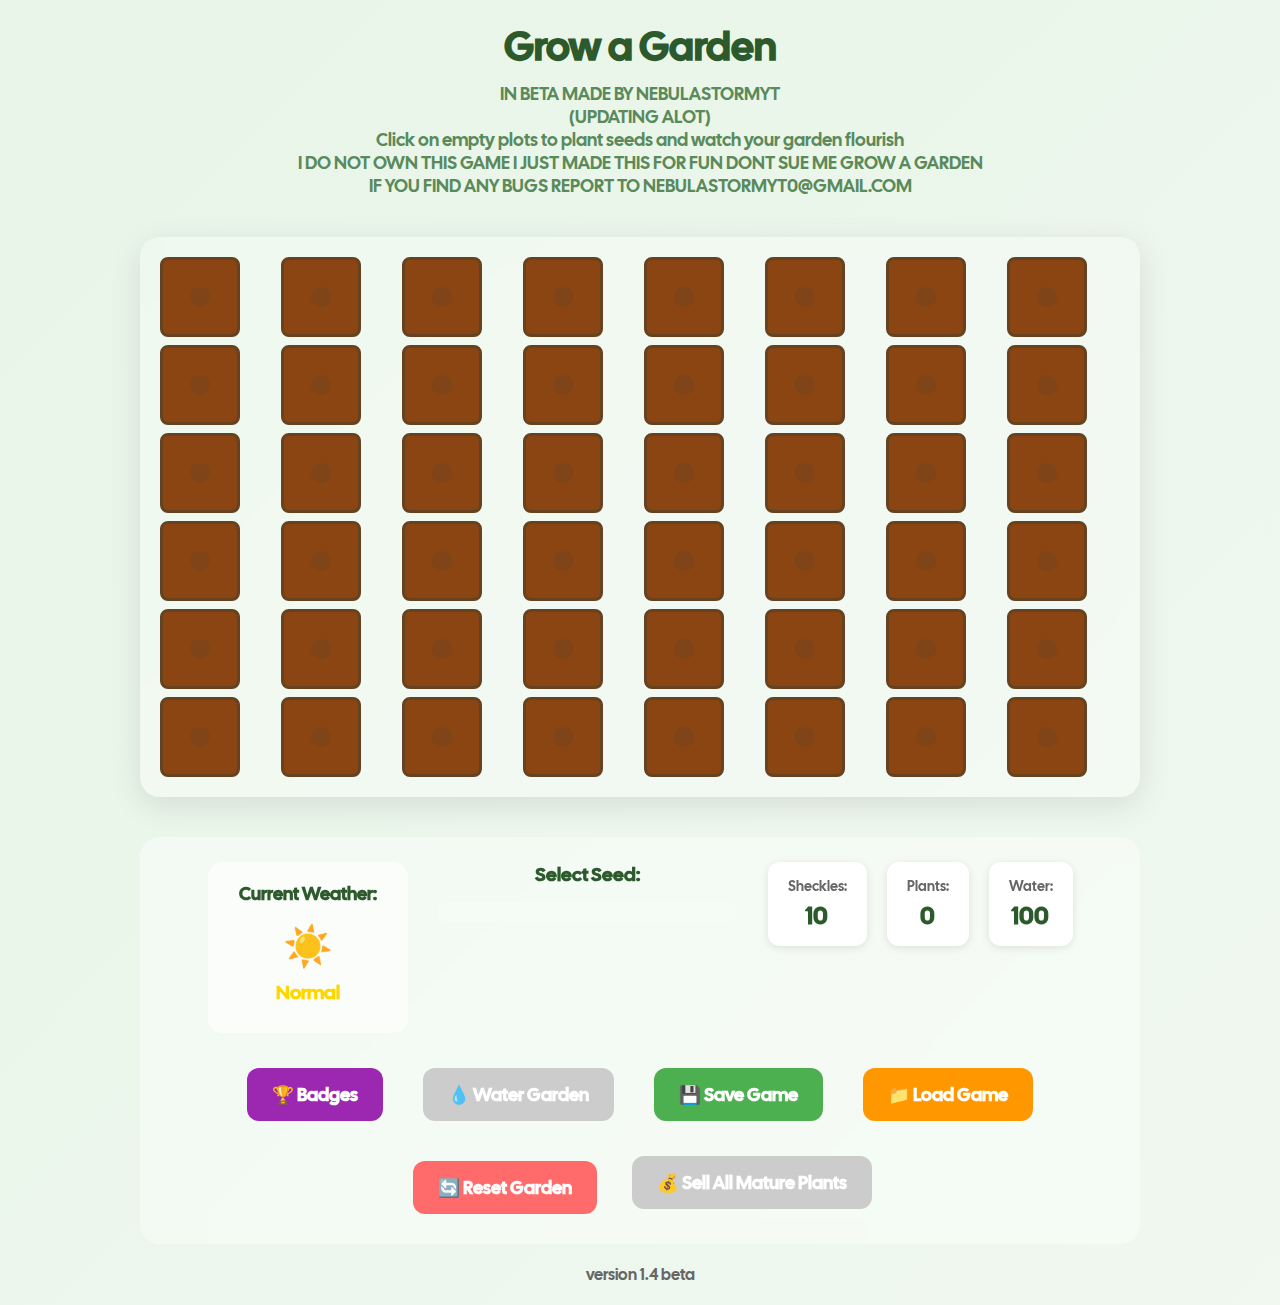
<file: index.html>
<html lang="en">
<head>
    <meta charset="UTF-8">
    <meta name="viewport" content="width=device-width, initial-scale=1.0">
    <title>Grow a Garden</title>
    <link rel="preconnect" href="https://fonts.googleapis.com">
    <link rel="preconnect" href="https://fonts.gstatic.com" crossorigin>
    <link href="https://fonts.googleapis.com/css2?family=Cal+Sans:wght@400;600&display=swap" rel="stylesheet">
    <link rel="stylesheet" href="styles.css">
</head>
<body>
    <div class="container">
        <header>
            <h1>Grow a Garden</h1>
            <p class="beta-info">IN BETA MADE BY NEBULASTORMYT</p>
            <p class="beta-info">(UPDATING ALOT)</p>
            <p class="instructions">Click on empty plots to plant seeds and watch your garden flourish</p>
            <p class="disclaimer">I DO NOT OWN THIS GAME I JUST MADE THIS FOR FUN DONT SUE ME GROW A GARDEN</p>
            <p class="bug-report">IF YOU FIND ANY BUGS REPORT TO NEBULASTORMYT0@GMAIL.COM</p>
        </header>
        
        <div class="garden-grid" id="garden">
            <!-- Garden plots will be generated by JavaScript -->
        </div>
        
        <div class="controls">
            <div class="weather-display">
                <h3>Current Weather:</h3>
                <div class="weather-status" id="weather-status">
                    <span class="weather-emoji" id="weather-emoji">☀️</span>
                    <span class="weather-name" id="weather-name">Normal</span>
                    <span class="weather-duration" id="weather-duration"></span>
                </div>
            </div>
            
            <div class="seed-selector">
                <h3>Select Seed:</h3>
                <div class="seed-options">
                    <!-- Seed buttons are now generated dynamically by script.js (sorted lowest → highest) -->
                </div>
            </div>
            
            <div class="tool-selector">
                <h3>Select Tool:</h3>
                <div class="tool-options">
                    <button class="tool-btn active" data-tool="none">✋ Hand (Free)</button>
                    <button class="tool-btn" data-tool="fertilizer">🧪 Fertilizer (+2kg) (100₪)</button>
                    <button class="tool-btn" data-tool="growth-hormone">💉 Growth Hormone (+5kg) (500₪)</button>
                    <button class="tool-btn" data-tool="mutagen">☢️ Mutagen (Mutation) (1,000₪)</button>
                    <button class="tool-btn" data-tool="super-soil">🌱 Super Soil (+10kg) (2,500₪)</button>
                </div>
            </div>
            
            <div class="stats">
                <div class="stat">
                    <span class="stat-label">Sheckles:</span>
                    <span class="stat-value" id="money">10</span>
                </div>
                <div class="stat">
                    <span class="stat-label">Plants:</span>
                    <span class="stat-value" id="plant-count">0</span>
                </div>
                <div class="stat">
                    <span class="stat-label">Water:</span>
                    <span class="stat-value" id="water-level">100</span>
                </div>
            </div>
            
            <button id="badges-btn" class="badges-btn">🏆 Badges</button>
            <button id="water-btn" class="water-btn">💧 Water Garden</button>
            <button id="save-btn" class="save-btn">💾 Save Game</button>
            <button id="load-btn" class="load-btn">📁 Load Game</button>
            <button id="reset-btn" class="reset-btn">🔄 Reset Garden</button>
            <button id="sell-all-btn" class="sell-btn">💰 Sell All Mature Plants</button>
        </div>
    </div>
    
    <script src="script.js"></script>
    <div style="text-align: center; margin-top: 20px; color: #666; font-size: 1rem;">
        version 1.4 beta
    </div>
</body>
</html>
</file>
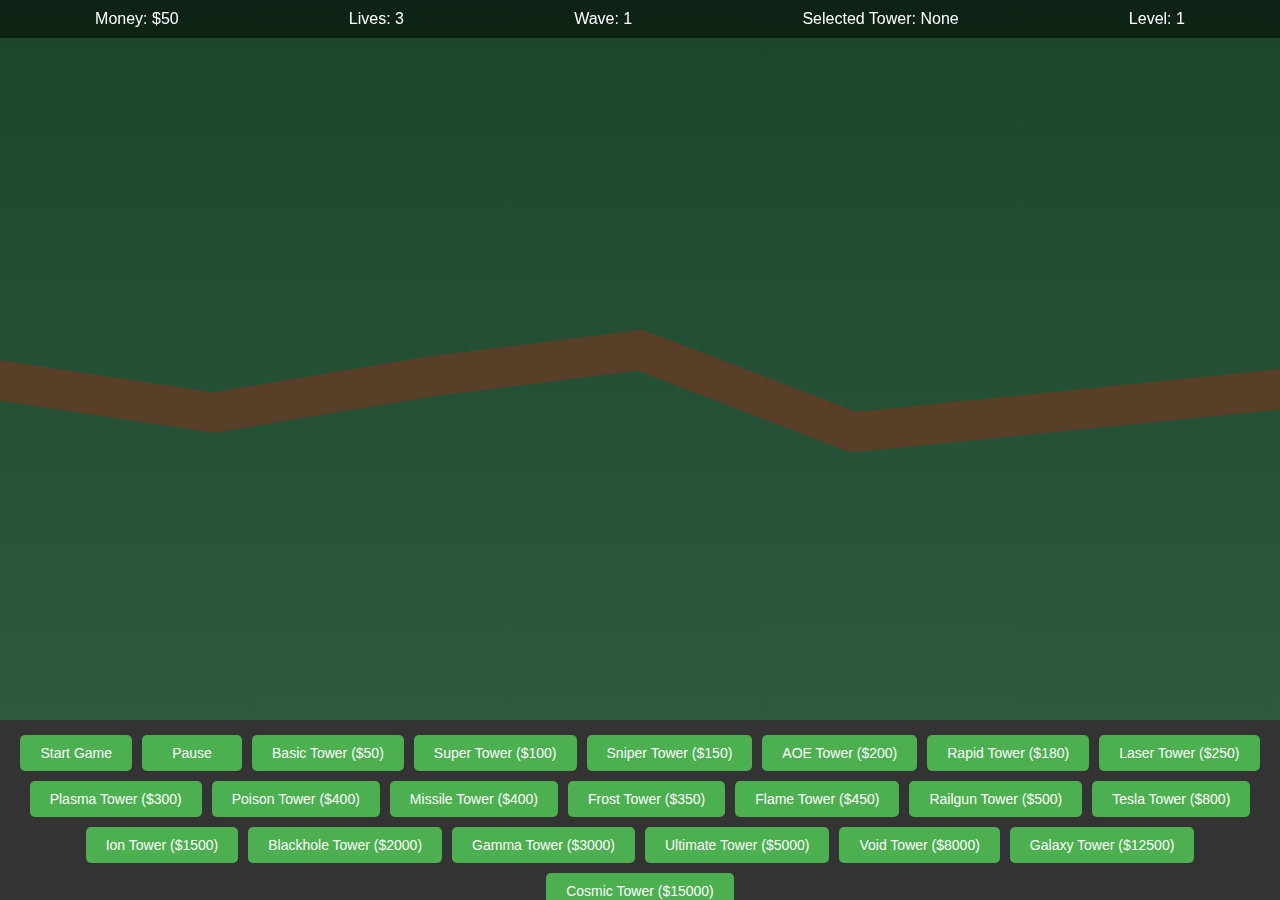
<file: pc.html>
<html><head><base href="https://cdn.jsdelivr.net/npm/">
  <title>Tower War Game</title>
  <meta name="viewport" content="width=device-width, initial-scale=1.0">
  <meta name="mobile-web-app-capable" content="yes">
  <meta name="apple-mobile-web-app-capable" content="yes">
  <meta name="apple-mobile-web-app-status-bar-style" content="black">
  <meta name="theme-color" content="#222">
  <link rel="apple-touch-icon" href="https://example.com/icon.png">
  <style>
    body {
      margin: 0;
      padding: 0;
      touch-action: manipulation;
      background: #222;
      font-family: Arial, sans-serif;
      color: white;
      overflow: hidden;
    }
    #stats {
      position: fixed;
      top: 0;
      width: 100%;
      padding: 10px;
      background: rgba(0,0,0,0.5);
      display: flex;
      justify-content: space-around;
      z-index: 3;
      box-sizing: border-box;
      font-size: 16px;
    }
    #game {
      position: relative;
      width: 100vw;
      height: 80vh;
      background: linear-gradient(to bottom, #1a472a, #2d5a3f);
      overflow: hidden;
      touch-action: none;
    }
    .path {
      position: absolute;
      width: 100%;
      height: 100%;
      pointer-events: none;
      z-index: 1;
    }
    .path svg {
      width: 100%;
      height: 100%;
    }
    .path polyline {
      fill: none;
      stroke: #5a3f28;
      stroke-width: 40;
      stroke-linecap: round;
      stroke-linejoin: round;
    }
    .hp-bar {
      position: absolute;
      width: 100%;
      height: 4px;
      background: red;
      top: -12px;
      left: 0;
      border: 1px solid #000;
      border-radius: 2px;
      overflow: hidden;
    }
    .hp-bar-inner {
      height: 100%;
      background: green;
      width: 100%;
      transition: width 0.2s;
    }
    .tower {
      position: absolute;
      width: 40px;
      height: 40px;
      background: #666;
      border: 2px solid #888;
      border-radius: 50%;
      z-index: 2;
      cursor: pointer;
      transition: transform 0.3s;
    }
    .tower:hover {
      transform: scale(1.1);
    }
    .tower svg {
      width: 100%;
      height: 100%;
      fill: #fff;
    }
    .mob {
      position: absolute;
      width: 30px;
      height: 30px;
      background: #f00;
      border-radius: 50%;
      z-index: 1;
      transition: transform 0.2s linear;
    }
    .mob::before {
      content: '';
      position: absolute;
      top: 50%;
      left: 50%;
      width: 10px;
      height: 10px;
      background: #fff;
      border-radius: 50%;
      transform: translate(-50%, -50%);
    }
    .boss {
      width: 50px;
      height: 50px;
      background: #900;
      border: 2px solid #f00;
    }
    .projectile {
      position: absolute;
      width: 8px;
      height: 8px;
      background: yellow;
      border-radius: 50%;
      z-index: 1;
      animation: moveProjectile 0.5s linear forwards;
    }
    @keyframes moveProjectile {
      to {
        transform: translate(var(--dx), var(--dy));
        opacity: 0;
      }
    }
    #controls {
      position: fixed;
      bottom: 0;
      width: 100%;
      height: 20vh;
      background: #333;
      display: flex;
      justify-content: center;
      align-items: center;
      padding: 10px;
      box-sizing: border-box;
      flex-wrap: wrap;
      overflow-y: auto;
    }
    button {
      padding: 10px 20px;
      font-size: 14px;
      border-radius: 5px;
      border: none;
      background: #4CAF50;
      color: white;
      cursor: pointer;
      transition: background 0.3s;
      margin: 5px;
      min-width: 100px;
    }
    button:hover {
      background: #45a049;
    }
    #message {
      position: fixed;
      top: 50%;
      left: 50%;
      transform: translate(-50%, -50%);
      background: rgba(0,0,0,0.8);
      padding: 20px;
      border: 2px solid #fff;
      border-radius: 10px;
      display: none;
      z-index: 4;
      text-align: center;
    }
    #message button {
      margin-top: 10px;
      background: #f44336;
    }
    .range-visual {
      position: absolute;
      width: 200px;
      height: 200px;
      border: 2px dashed rgba(255, 255, 255, 0.5);
      border-radius: 50%;
      pointer-events: none;
      transform: translate(-50%, -50%);
      z-index: 1;
      display: none;
    }
    /* Responsive adjustments */
    @media (max-width: 600px) {
      .tower {
        width: 30px;
        height: 30px;
      }
      .mob {
        width: 20px;
        height: 20px;
      }
      .boss {
        width: 40px;
        height: 40px;
      }
      .projectile {
        width: 6px;
        height: 6px;
      }
      button {
        padding: 8px 16px;
        font-size: 12px;
      }
      #game {
        height: 75vh;  
        touch-action: manipulation;
      }
      #controls {
        height: 25vh;
        flex-wrap: wrap;
        overflow-y: auto;  
      }
      button {
        touch-action: manipulation;
        min-width: 80px;
        margin: 2px;
      }
      #stats {
        flex-direction: column;
        align-items: center;
        font-size: 14px;
      }
      #controls button {
        width: 45%;
      }
    }
  </style>
</head>
<body>
  <div id="stats">
    <span>Money: &#x24;<span id="money">50</span></span>
    <span>Lives: <span id="lives">3</span></span>
    <span>Wave: <span id="wave">1</span></span>
    <span>Selected Tower: <span id="selectedTower">None</span></span>
    <span>Level: <span id="level">1</span></span>
  </div>
  <div id="game">
    <div class="path">
      <svg>
        <polyline points="" />
      </svg>
    </div>
  </div>
  <div id="controls">
    <button onclick="startGame()">Start Game</button>
    <button onclick="pauseGame()">Pause</button>
    <button onclick="selectTowerType('basic')">Basic Tower (&#x24;50)</button>
    <button onclick="selectTowerType('super')">Super Tower (&#x24;100)</button>
    <button onclick="selectTowerType('sniper')">Sniper Tower (&#x24;150)</button>
    <button onclick="selectTowerType('aoe')">AOE Tower (&#x24;200)</button>
    <button onclick="selectTowerType('rapid')">Rapid Tower (&#x24;180)</button>
    <button onclick="selectTowerType('laser')">Laser Tower (&#x24;250)</button>
    <button onclick="selectTowerType('plasma')">Plasma Tower (&#x24;300)</button>
    <button onclick="selectTowerType('poison')">Poison Tower (&#x24;400)</button>
    <button onclick="selectTowerType('missile')">Missile Tower (&#x24;400)</button>
    <button onclick="selectTowerType('frost')">Frost Tower (&#x24;350)</button>
    <button onclick="selectTowerType('flame')">Flame Tower (&#x24;450)</button>
    <button onclick="selectTowerType('railgun')">Railgun Tower (&#x24;500)</button>
    <button onclick="selectTowerType('tesla')">Tesla Tower (&#x24;800)</button>
    <button onclick="selectTowerType('ion')">Ion Tower (&#x24;1500)</button>
    <button onclick="selectTowerType('blackhole')">Blackhole Tower (&#x24;2000)</button>
    <button onclick="selectTowerType('gamma')">Gamma Tower (&#x24;3000)</button>
    <button onclick="selectTowerType('ultimate')">Ultimate Tower (&#x24;5000)</button>
    <button onclick="selectTowerType('void')">Void Tower (&#x24;8000)</button>
    <button onclick="selectTowerType('galaxy')">Galaxy Tower (&#x24;12500)</button>
    <button onclick="selectTowerType('cosmic')">Cosmic Tower (&#x24;15000)</button>
  </div>
  <div id="message">
    <h2 id="gameMessage">Game Over!</h2>
    <button onclick="respawn()">Respawn (+&#x24;50)</button>
  </div>
  <script>
    const levelPaths = {};

    function generateRandomPath(level) {
      const width = window.innerWidth;
      const height = window.innerHeight * 0.8;
      const numPoints = Math.max(5, 5 + Math.floor(level / 10));
      const points = [];
      const spacing = width / (numPoints + 1);
      const centerY = height / 2;
      const verticalVariation = height / 4;
      for (let i = 0; i <= numPoints; i++) {
        let x;
        if (i === 0) {
          x = 0;
        } else if (i === numPoints) {
          x = width;
        } else {
          x = spacing * i;
        }
        const y = centerY + (Math.random() - 0.5) * verticalVariation;
        points.push({x, y});
      }
      return points;
    }

    function generatePath(level) {
      if (!levelPaths[level]) {
        levelPaths[level] = generateRandomPath(level);
      }
      return levelPaths[level];
    }

    const game = {
      money: 50,
      lives: 3,
      wave: 1,
      level: 1,
      towers: [],
      mobs: [],
      projectiles: [],
      placing: false,
      selectedTowerType: null,
      gameLoop: null,
      spawning: false,
      paused: false,
      path: generatePath(1),
      gameElement: null,
      maxLevel: 4000
    };

    const towerTypes = {
      basic: {
        name: 'Basic Tower',
        cost: 50,
        range: 100,
        damage: 30,
        fireRate: 600,
        color: '#666',
        type: 'single'
      },
      super: {
        name: 'Super Tower',
        cost: 100,
        range: 150,
        damage: 60,
        fireRate: 400,
        color: '#39f',
        type: 'single'
      },
      sniper: {
        name: 'Sniper Tower',
        cost: 150,
        range: 200,
        damage: 90,
        fireRate: 300,
        color: '#f90',
        type: 'single'
      },
      aoe: {
        name: 'AOE Tower',
        cost: 200,
        range: 120,
        damage: 25,
        fireRate: 450,
        color: '#f33',
        type: 'aoe'
      },
      rapid: {
        name: 'Rapid Tower',
        cost: 180,
        range: 110,
        damage: 15,
        fireRate: 200,
        color: '#0ff',
        type: 'rapid'
      },
      laser: {
        name: 'Laser Tower',
        cost: 250,
        range: 180,
        damage: 120,
        fireRate: 500,
        color: '#00ffff',
        type: 'single'
      },
      plasma: {
        name: 'Plasma Tower',
        cost: 300,
        range: 220,
        damage: 150,
        fireRate: 450,
        color: '#ff00ff',
        type: 'aoe'
      },
      poison: {
        name: 'Poison Tower',
        cost: 400,
        range: 120,
        damage: 15,
        fireRate: 600,
        color: '#0f0',
        type: 'dot'
      },
      missile: {
        name: 'Missile Tower',
        cost: 400,
        range: 250,
        damage: 180,
        fireRate: 600,
        color: '#ff6600',
        type: 'single'
      },
      frost: {
        name: 'Frost Tower',
        cost: 350,
        range: 130,
        damage: 25,
        fireRate: 500,
        color: '#00f',
        type: 'slow'
      },
      flame: {
        name: 'Flame Tower',
        cost: 450,
        range: 140,
        damage: 37.5,
        fireRate: 700,
        color: '#f00',
        type: 'aoe'
      },
      railgun: {
        name: 'Railgun Tower',
        cost: 500,
        range: 280,
        damage: 225,
        fireRate: 700,
        color: '#6600ff',
        type: 'single'
      },
      tesla: {
        name: 'Tesla Tower',
        cost: 800,
        range: 300,
        damage: 270,
        fireRate: 800,
        color: '#ff00cc',
        type: 'aoe'
      },
      ion: {
        name: 'Ion Tower',
        cost: 1500,
        range: 320,
        damage: 300,
        fireRate: 900,
        color: '#cc00ff',
        type: 'single'
      },
      blackhole: {
        name: 'Blackhole Tower',
        cost: 2000,
        range: 350,
        damage: 400,
        fireRate: 500,
        color: '#000000',
        type: 'aoe'
      },
      gamma: {
        name: 'Gamma Tower',
        cost: 3000,
        range: 400,
        damage: 500,
        fireRate: 450,
        color: '#8A2BE2',
        type: 'aoe'
      },
      ultimate: {
        name: 'Ultimate Tower',
        cost: 5000,
        range: 450,
        damage: 600,
        fireRate: 400,
        color: '#FFD700',
        type: 'single'
      },
      void: {
        name: 'Void Tower',
        cost: 8000,
        range: 500,
        damage: 700,
        fireRate: 350,
        color: '#4B0082',
        type: 'single'
      },
      galaxy: {
        name: 'Galaxy Tower',
        cost: 12500,
        range: 550,
        damage: 800,
        fireRate: 300,
        color: '#00CED1',
        type: 'aoe'
      },
      cosmic: {
        name: 'Cosmic Tower',
        cost: 15000,
        range: 600,
        damage: 900,
        fireRate: 250,
        color: '#FF1493',
        type: 'single'
      }
    };

    function drawPath() {
      const svg = document.querySelector('.path svg polyline');
      if (!svg) return;
      const points = game.path.map(p => `${p.x},${p.y}`).join(' ');
      svg.setAttribute('points', points);
    }

    function selectTowerType(type) {
      if (type && towerTypes[type]) {
        game.selectedTowerType = type;
        document.getElementById('selectedTower').textContent = towerTypes[type].name;
      }
    }

    function placeTower(e) {
      if (!game.selectedTowerType) return;
      const rect = game.gameElement.getBoundingClientRect();
      let x, y;
      if (e.type.startsWith('touch')) {
        x = e.touches[0].clientX - rect.left;
        y = e.touches[0].clientY - rect.top;
      } else {
        x = e.clientX - rect.left;
        y = e.clientY - rect.top;
      }
      const type = game.selectedTowerType;
      if (game.money < towerTypes[type].cost) return;
      const tower = document.createElement('div');
      tower.className = 'tower';
      tower.style.left = x - 20 + 'px';
      tower.style.top = y - 20 + 'px';
      tower.style.background = towerTypes[type].color;
      tower.innerHTML = getTowerSVG(type);
      game.gameElement.appendChild(tower);
      game.money -= towerTypes[type].cost;
      updateStats();
      game.towers.push({
        element: tower,
        type: type,
        lastShot: 0,
        ...towerTypes[type],
        x: x,
        y: y
      });
      game.selectedTowerType = null;
      document.getElementById('selectedTower').textContent = 'None';
      saveGame();
    }

    function getTowerSVG(type) {
      switch (type) {
        case 'basic':
          return `<svg viewBox="0 0 64 64">
                            <circle cx="32" cy="32" r="30" stroke="#fff" stroke-width="4" fill="none"/>
                          </svg>`;
        case 'super':
          return `<svg viewBox="0 0 64 64">
                            <rect x="14" y="14" width="36" height="36" stroke="#fff" stroke-width="4" fill="none"/>
                          </svg>`;
        case 'sniper':
          return `<svg viewBox="0 0 64 64">
                            <polygon points="32,4 40,60 32,52 24,60" stroke="#fff" stroke-width="4" fill="none"/>
                          </svg>`;
        case 'aoe':
          return `<svg viewBox="0 0 64 64">
                            <circle cx="32" cy="32" r="20" stroke="#fff" stroke-width="4" fill="none"/>
                          </svg>`;
        case 'rapid':
          return `<svg viewBox="0 0 64 64">
                            <polygon points="32,10 40,54 32,46 24,54" stroke="#fff" stroke-width="4" fill="none"/>
                          </svg>`;
        case 'laser':
          return `<svg viewBox="0 0 64 64">
                          <path d="M32,10 L40,54 L32,46 L24,54" stroke="#0ff" stroke-width="4" fill="none"/>
                        </svg>`;
        case 'plasma':
          return `<svg viewBox="0 0 64 64">
                          <circle cx="32" cy="32" r="25" stroke="#f0f" stroke-width="4" fill="none"/>
                        </svg>`;
        case 'missile':
          return `<svg viewBox="0 0 64 64">
                          <polygon points="32,10 40,54 32,46 24,54" stroke="#f60" stroke-width="4" fill="none"/>
                        </svg>`;
        case 'nuclear':
          return `<svg viewBox="0 0 64 64">
              <circle cx="32" cy="32" r="25" stroke="#0f0" stroke-width="4" fill="none"/>
              <path d="M32,10 L40,54 L32,46 L24,54" stroke="#0f0" stroke-width="3" fill="none"/>
            </svg>`;
        case 'quantum':
          return `<svg viewBox="0 0 64 64">
              <polygon points="32,10 16,54 48,54" stroke="#9932cc" stroke-width="4" fill="none"/>
              <circle cx="32" cy="32" r="15" stroke="#9932cc" stroke-width="3" fill="none"/>
            </svg>`;
        case 'tesla':
          return `<svg viewBox="0 0 64 64">
              <path d="M20,20 L30,40 L20,60 M30,20 L20,40 L40,20 M40,40 L30,60 L50,20" stroke="#1e90ff" stroke-width="4"/>
              <path d="M20,20 L44,44 M44,20 L20,44" stroke="#1e90ff" stroke-width="4"/>
            </svg>`;
        case 'frost':
          return `<svg viewBox="0 0 64 64">
              <polygon points="32,4 36,24 56,24 38,34 42,54 32,42 22,54 26,34 8,24 28,24" stroke="#00f" stroke-width="4" fill="none"/>
            </svg>`;
        case 'poison':
          return `<svg viewBox="0 0 64 64">
              <circle cx="32" cy="32" r="25" stroke="#0f0" stroke-width="4" fill="none"/>
              <path d="M32,7 L32,25 M32,39 L32,57 M7,32 L25,32 M39,32 L57,32" stroke="#0f0" stroke-width="4"/>
            </svg>`;
        case 'flame':
          return `<svg viewBox="0 0 64 64">
              <path d="M32 12 C28 20, 36 28, 32 36 C28 44, 36 52, 32 60" stroke="#f00" stroke-width="4" fill="none"/>
              <circle cx="32" cy="36" r="10" fill="#f90"/>
            </svg>`;
        case 'railgun':
          return `<svg viewBox="0 0 64 64">
              <rect x="12" y="12" width="40" height="40" stroke="#6600ff" stroke-width="4" fill="none"/>
              <line x1="12" y1="32" x2="52" y2="32" stroke="#6600ff" stroke-width="4"/>
            </svg>`;
        case 'blackhole':
          return `<svg viewBox="0 0 64 64">
              <circle cx="32" cy="32" r="20" fill="#000"/>
              <circle cx="32" cy="32" r="5" fill="#fff"/>
              <path d="M32,12 A20,20 0 1,1 12,32" stroke="#fff" stroke-width="2" fill="none"/>
              <path d="M32,52 A20,20 0 1,1 52,32" stroke="#fff" stroke-width="2" fill="none"/>
            </svg>`;
        case 'gamma':
          return `<svg viewBox="0 0 64 64">
              <circle cx="32" cy="32" r="25" stroke="#8A2BE2" stroke-width="4" fill="none"/>
              <line x1="32" y1="7" x2="32" y2="57" stroke="#8A2BE2" stroke-width="4"/>
              <line x1="7" y1="32" x2="57" y2="32" stroke="#8A2BE2" stroke-width="4"/>
            </svg>`;
        case 'ultimate':
          return `<svg viewBox="0 0 64 64">
              <polygon points="32,4 60,32 32,60 4,32" stroke="#FFD700" stroke-width="4" fill="none"/>
              <circle cx="32" cy="32" r="10" fill="#FFD700"/>
            </svg>`;
        case 'void':
          return `<svg viewBox="0 0 64 64">
              <circle cx="32" cy="32" r="28" stroke="#4B0082" stroke-width="4" fill="none"/>
              <path d="M4,32 C16,16 48,16 60,32" stroke="#4B0082" stroke-width="4" fill="none"/>
              <path d="M60,32 C48,48 16,48 4,32" stroke="#4B0082" stroke-width="4" fill="none"/>
            </svg>`;
        case 'galaxy':
          return `<svg viewBox="0 0 64 64">
              <circle cx="32" cy="32" r="25" stroke="#00CED1" stroke-width="4" fill="none"/>
              <path d="M32,32 L32,4 M32,32 L32,60 M4,32 L60,32" stroke="#00CED1" stroke-width="2"/>
              <circle cx="32" cy="32" r="5" fill="#00CED1"/>
            </svg>`;
        case 'cosmic':
          return `<svg viewBox="0 0 64 64">
              <circle cx="32" cy="32" r="30" stroke="#FF1493" stroke-width="4" fill="none"/>
              <path d="M32,2 L32,62 M2,32 L62,32 M16,16 L48,48 M48,16 L16,48" stroke="#FF1493" stroke-width="2"/>
              <circle cx="32" cy="32" r="8" fill="#FF1493"/>
            </svg>`;
        default:
          return '';
      }
    }

    function spawnMob() {
      const isBoss = Math.random() < 0.1;
      const mob = document.createElement('div');
      mob.className = 'mob';
      if (isBoss) {
        mob.classList.add('boss');
      }
      game.gameElement.appendChild(mob);
      const hpBar = document.createElement('div');
      hpBar.className = 'hp-bar';
      const hpBarInner = document.createElement('div');
      hpBarInner.className = 'hp-bar-inner';
      hpBar.appendChild(hpBarInner);
      mob.appendChild(hpBar);
      const baseHealth = isBoss ? 100 : 25;
      const levelHealthMultiplier = 1 + game.level * 0.1;
      const waveHealthMultiplier = 1 + game.wave * 0.05;
      const mobData = {
        element: mob,
        hpBar: hpBarInner,
        health: Math.floor(baseHealth * levelHealthMultiplier * waveHealthMultiplier),
        maxHealth: Math.floor(baseHealth * levelHealthMultiplier * waveHealthMultiplier),
        pathIndex: 0,
        x: game.path[0].x,
        y: game.path[0].y,
        speed: isBoss ? 3.0 + game.wave * 0.08 + game.level * 0.01 : 4 + game.wave * 0.07 + game.level * 0.008
      };
      mob.style.left = mobData.x - mob.offsetWidth / 2 + 'px';
      mob.style.top = mobData.y - mob.offsetHeight / 2 + 'px';
      game.mobs.push(mobData);
    }

    function updateMobPosition(mob) {
      if (mob.pathIndex >= game.path.length - 1) return;
      const target = game.path[mob.pathIndex + 1];
      const dx = target.x - mob.x;
      const dy = target.y - mob.y;
      const distance = Math.sqrt(dx * dx + dy * dy);
      if (distance < mob.speed) {
        mob.x = target.x;
        mob.y = target.y;
        mob.pathIndex++;
        if (mob.pathIndex >= game.path.length - 1) {
          game.lives--;
          updateStats();
          removeMob(mob);
          if (game.lives <= 0) {
            endGame(false);
          }
          return;
        }
      } else {
        const angle = Math.atan2(dy, dx);
        mob.x += Math.cos(angle) * mob.speed;
        mob.y += Math.sin(angle) * mob.speed;
      }
      mob.element.style.left = mob.x - mob.element.offsetWidth / 2 + 'px';
      mob.element.style.top = mob.y - mob.element.offsetHeight / 2 + 'px';
      mob.hpBar.style.width = (mob.health / mob.maxHealth) * 100 + '%';
    }

    function removeMob(mob) {
      const index = game.mobs.indexOf(mob);
      if (index > -1) {
        game.mobs.splice(index, 1);
        mob.element.remove();
      }
      saveGame();
    }

    function updateTowers() {
      const now = Date.now();
      game.towers.forEach(tower => {
        if (now - tower.lastShot >= tower.fireRate) {
          const targets = findTargets(tower);
          if (targets.length > 0) {
            shoot(tower, targets);
            tower.lastShot = now;
          }
        }
      });
    }

    function findTargets(tower) {
      return game.mobs.filter(mob => {
        const distance = Math.sqrt(Math.pow(mob.x - tower.x, 2) + Math.pow(mob.y - tower.y, 2));
        return distance <= tower.range;
      });
    }

    function shoot(tower, targets) {
      if (tower.type === 'aoe') {
        targets.forEach(mob => {
          damageMob(mob, tower.damage);
        });
      } else if (tower.type === 'single' || tower.type === 'rapid') {
        const target = targets[0];
        const projectile = document.createElement('div');
        projectile.className = 'projectile';
        projectile.style.left = tower.x - 4 + 'px';
        projectile.style.top = tower.y - 4 + 'px';
        game.gameElement.appendChild(projectile);
        const dx = target.x - tower.x;
        const dy = target.y - tower.y;
        const distance = Math.sqrt(dx * dx + dy * dy);
        const speedMultiplier = tower.type === 'rapid' ? 30 : 18;
        const duration = distance / speedMultiplier * 100;
        projectile.style.setProperty('--dx', `${dx}px`);
        projectile.style.setProperty('--dy', `${dy}px`);
        projectile.style.animationDuration = `${duration}ms`;
        setTimeout(() => {
          projectile.remove();
          damageMob(target, tower.damage);
        }, duration);
      } else if (tower.type === 'slow') {
        const target = targets[0];
        if (!target.originalSpeed) {
          target.originalSpeed = target.speed;
        }
        target.speed = target.originalSpeed * 0.8;
        setTimeout(() => {
          target.speed = target.originalSpeed;
        }, 2000);
      } else if (tower.type === 'dot') {
        const target = targets[0];
        const interval = setInterval(() => {
          if (!game.mobs.includes(target)) {
            clearInterval(interval);
            return;
          }
          damageMob(target, tower.damage);
        }, 1000);
        setTimeout(() => {
          clearInterval(interval);
        }, 5000);
      }
      saveGame();
    }

    function damageMob(mob, damage) {
      mob.health -= damage;
      if (mob.health <= 0) {
        const baseReward = mob.element.classList.contains('boss') ? 100 : 25;
        const levelMultiplier = Math.max(1, game.level / 10);
        const waveMultiplier = Math.max(1, game.wave / 50);
        game.money += Math.floor(baseReward * levelMultiplier * waveMultiplier);
        updateStats();
        removeMob(mob);
      } else {
        mob.hpBar.style.width = (mob.health / mob.maxHealth) * 100 + '%';
      }
      saveGame();
    }

    function updateProjectiles() {}

    function updateStats() {
      document.getElementById('money').textContent = game.money;
      document.getElementById('lives').textContent = game.lives;
      document.getElementById('wave').textContent = game.wave;
      document.getElementById('level').textContent = game.level;
    }

    function gameLoop() {
      if (game.paused) return;
      if (game.lives <= 0) {
        endGame(false);
        return;
      }
      if (game.mobs.length === 0 && !game.spawning) {
        if (game.wave > 0 && game.wave % 30 === 0) {
          if (game.level < game.maxLevel) {
            game.level++;
            game.wave = 1;
            game.path = generatePath(game.level);
            game.gameElement.innerHTML = '<div class="path"><svg><polyline points="" /></svg></div>';
            drawPath();
            updateStats();
            spawnNewLevelMobs();
          } else {
            endGame(true);
            return;
          }
        } else {
          game.spawning = true;
          game.wave++;
          updateStats();
          const mobCount = 25 * game.wave;
          for (let i = 0; i < mobCount; i++) {
            setTimeout(spawnMob, i * 800);
          }
          setTimeout(() => {
            game.spawning = false;
            saveGame();
          }, mobCount * 800 + 5000);
        }
      }
      game.mobs.forEach(updateMobPosition);
      updateTowers();
      updateProjectiles();
    }

    function spawnNewLevelMobs() {
      game.spawning = true;
      const mobCount = Math.floor(10 * Math.log(game.level + 1));
      for (let i = 0; i < mobCount; i++) {
        setTimeout(spawnMob, i * 600);
      }
      setTimeout(() => {
        game.spawning = false;
        saveGame();
      }, mobCount * 600 + 5000);
    }

    function startGame() {
      if (!game.gameLoop) {
        game.gameLoop = setInterval(gameLoop, 100);
        loadGame();
      }
    }

    function pauseGame() {
      game.paused = !game.paused;
      const pauseButton = document.querySelector('#controls button:nth-child(2)');
      pauseButton.textContent = game.paused ? 'Resume' : 'Pause';
      if (!game.paused && !game.gameLoop) {
        game.gameLoop = setInterval(gameLoop, 100);
      } else if (game.paused && game.gameLoop) {
        clearInterval(game.gameLoop);
        game.gameLoop = null;
      }
      saveGame();
    }

    function endGame(victory = false) {
      clearInterval(game.gameLoop);
      game.gameLoop = null;
      const message = document.getElementById('message');
      const gameMessage = document.getElementById('gameMessage');
      gameMessage.textContent = victory ? 'Victory!' : 'Game Over!';
      message.style.display = 'block';
      saveGame();
    }

    function respawn() {
      document.getElementById('message').style.display = 'none';
      game.money += 50;
      game.lives = 3;
      game.wave = 1;
      game.level = 1;
      game.path = generatePath(game.level);
      game.gameElement.innerHTML = '<div class="path"><svg><polyline points="" /></svg></div>';
      drawPath();
      game.towers.forEach(tower => {
        tower.element.remove();
      });
      game.towers = [];
      game.mobs.forEach(mob => {
        mob.element.remove();
      });
      game.mobs = [];
      updateStats();
      startGame();
      saveGame();
    }

    function init() {
      game.gameElement = document.getElementById('game');
      if (!game.path || game.path.length === 0) {
        game.path = generatePath(game.level);
      }
      drawPath();
      updateStats();
      game.gameElement.addEventListener('click', placeTower);
      game.gameElement.addEventListener('touchstart', function(e){
        e.preventDefault();
        const touch = e.touches[0];
        placeTower(touch);
      }, {passive: false});
      window.addEventListener('resize', () => {
        const oldPath = game.path;
        game.path = generatePath(game.level);
        game.gameElement.innerHTML = '<div class="path"><svg><polyline points="" /></svg></div>';
        drawPath();
        // Recalculate tower positions based on new path
        game.towers.forEach(tower => {
          // Optionally, keep tower positions relative or adjust as needed
        });
        // Reposition mobs to the new path start
        game.mobs.forEach(mob => {
          mob.pathIndex = 0;
          mob.x = game.path[0].x;
          mob.y = game.path[0].y;
          mob.element.style.left = mob.x - mob.element.offsetWidth / 2 + 'px';
          mob.element.style.top = mob.y - mob.element.offsetHeight / 2 + 'px';
        });
        saveGame();
      });
      if (game.path.length < 2) {
        game.path = generatePath(game.level);
        game.gameElement.innerHTML = '<div class="path"><svg><polyline points="" /></svg></div>';
        drawPath();
      }
      const rect = game.gameElement.getBoundingClientRect();
      if (rect.width < 500 || rect.height < 400) {
        game.path = generatePath(game.level);
        game.gameElement.innerHTML = '<div class="path"><svg><polyline points="" /></svg></div>';
        drawPath();
      }
    }

    function saveGame() {
      try {
        const saveData = {
          money: game.money,
          lives: game.lives,
          wave: game.wave,
          level: game.level,
          towers: game.towers.map(tower => ({
            type: tower.type,
            x: tower.x,
            y: tower.y
          })),
          path: game.path
        };
        localStorage.setItem('towerWarSave', JSON.stringify(saveData));
      } catch (error) {
        console.error('Save game failed:', error);
      }
    }

    function loadGame() {
      const saved = localStorage.getItem('towerWarSave');
      if (saved) {
        try {
          const data = JSON.parse(saved);
          game.money = data.money !== undefined ? data.money : 50;
          game.lives = data.lives !== undefined ? data.lives : 3;
          game.wave = data.wave !== undefined ? data.wave : 1;
          game.level = data.level !== undefined ? data.level : 1;
          game.path = data.path && Array.isArray(data.path) && data.path.length > 1 ? data.path : generatePath(game.level);
          document.getElementById('level').textContent = game.level;
          game.gameElement.innerHTML = '<div class="path"><svg><polyline points="" /></svg></div>';
          drawPath();
          if (data.towers && Array.isArray(data.towers)) {
            data.towers.forEach(towerData => {
              if (!towerData || !towerData.type || !towerTypes[towerData.type] || typeof towerData.x !== 'number' || typeof towerData.y !== 'number') return;
              const tower = document.createElement('div');
              tower.className = 'tower';
              tower.style.left = towerData.x - 20 + 'px';
              tower.style.top = towerData.y - 20 + 'px';
              tower.style.background = towerTypes[towerData.type].color;
              tower.innerHTML = getTowerSVG(towerData.type);
              game.gameElement.appendChild(tower);
              game.towers.push({
                element: tower,
                type: towerData.type,
                lastShot: Date.now(),
                ...towerTypes[towerData.type],
                x: towerData.x,
                y: towerData.y
              });
            });
          }
          document.getElementById('selectedTower').textContent = 'None';
          game.selectedTowerType = null;
          updateStats();
        } catch (error) {
          console.error('Load game failed:', error);
        }
      }
    }

    init();
  </script>
</body>
</html>
</file>
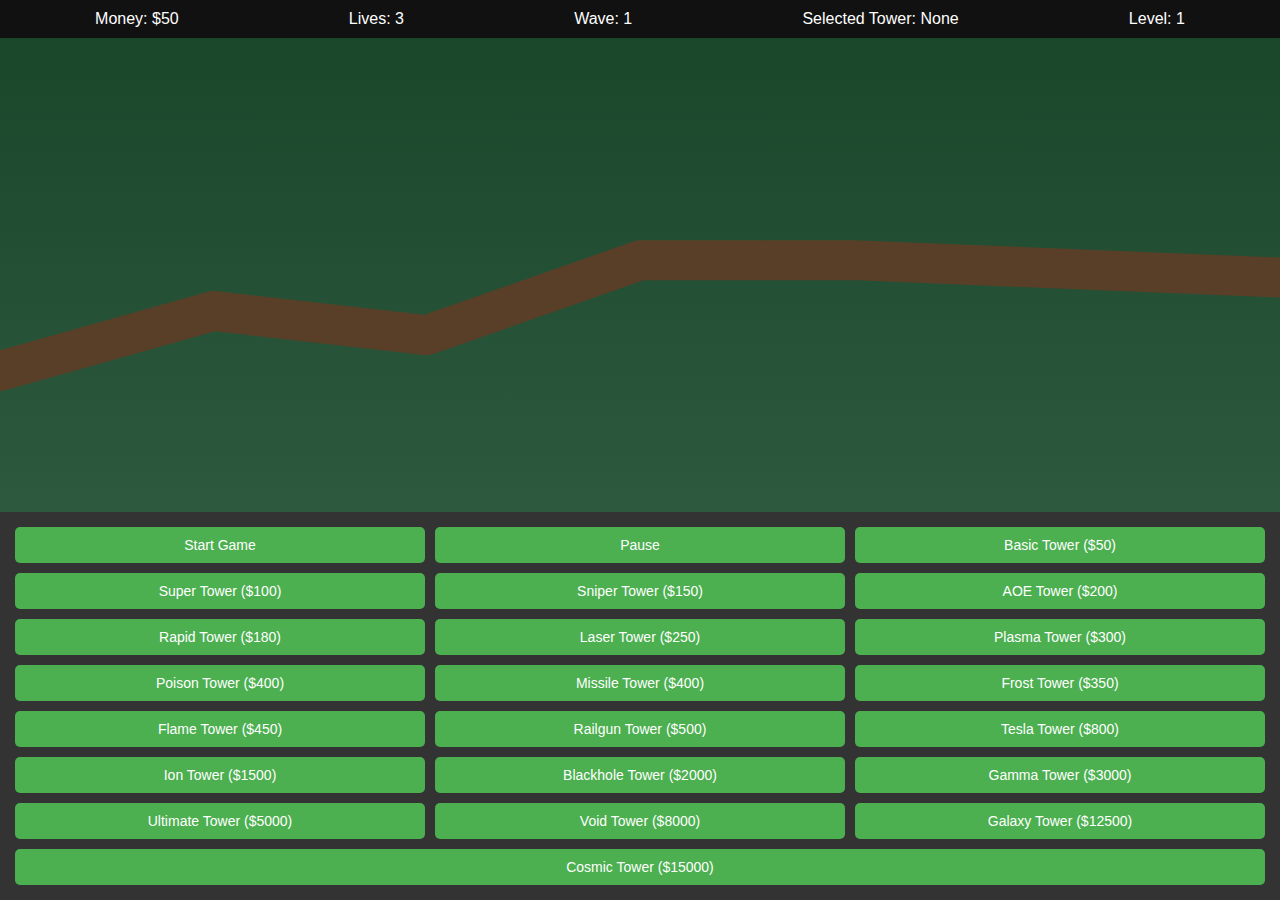
<file: phone.html>
<html><head><base href="https://cdn.jsdelivr.net/npm/">
  <title>Tower War Game</title>
  <meta name="viewport" content="width=device-width, initial-scale=1.0">
  <meta name="mobile-web-app-capable" content="yes">
  <meta name="apple-mobile-web-app-capable" content="yes">
  <meta name="apple-mobile-web-app-status-bar-style" content="black">
  <meta name="theme-color" content="#222">
  <link rel="apple-touch-icon" href="https://example.com/icon.png">
  <style>
    body {
      margin: 0;
      padding: 0;
      touch-action: manipulation;
      background: #222;
      font-family: Arial, sans-serif;
      color: white;
      overflow: hidden;
      display: flex;
      flex-direction: column;
      height: 100vh;
      box-sizing: border-box;
    }
    #stats {
      width: 100%;
      padding: 10px;
      background: rgba(0,0,0,0.5);
      display: flex;
      justify-content: space-around;
      z-index: 3;
      box-sizing: border-box;
      font-size: 16px;
      flex-shrink: 0;
    }
    #game {
      position: relative;
      flex: 1 1 auto;
      background: linear-gradient(to bottom, #1a472a, #2d5a3f);
      overflow: hidden;
      touch-action: none;
      max-width: 100%;
      max-height: 100%;
      display: flex;
      justify-content: center;
      align-items: center;
    }
    .path {
      position: absolute;
      width: 100%;
      height: 100%;
      pointer-events: none;
      z-index: 1;
    }
    .path svg {
      width: 100%;
      height: 100%;
    }
    .path polyline {
      fill: none;
      stroke: #5a3f28;
      stroke-width: 40;
      stroke-linecap: round;
      stroke-linejoin: round;
    }
    .hp-bar {
      position: absolute;
      width: 100%;
      height: 4px;
      background: red;
      top: -12px;
      left: 0;
      border: 1px solid #000;
      border-radius: 2px;
      overflow: hidden;
    }
    .hp-bar-inner {
      height: 100%;
      background: green;
      width: 100%;
      transition: width 0.2s;
    }
    .tower {
      position: absolute;
      width: 40px;
      height: 40px;
      background: #666;
      border: 2px solid #888;
      border-radius: 50%;
      z-index: 2;
      cursor: pointer;
      transition: transform 0.3s;
    }
    .tower:hover {
      transform: scale(1.1);
    }
    .tower svg {
      width: 100%;
      height: 100%;
      fill: #fff;
    }
    .mob {
      position: absolute;
      width: 30px;
      height: 30px;
      background: #f00;
      border-radius: 50%;
      z-index: 1;
      transition: transform 0.2s linear;
    }
    .mob::before {
      content: '';
      position: absolute;
      top: 50%;
      left: 50%;
      width: 10px;
      height: 10px;
      background: #fff;
      border-radius: 50%;
      transform: translate(-50%, -50%);
    }
    .boss {
      width: 50px;
      height: 50px;
      background: #900;
      border: 2px solid #f00;
    }
    .projectile {
      position: absolute;
      width: 8px;
      height: 8px;
      background: yellow;
      border-radius: 50%;
      z-index: 2;
      animation: moveProjectile 0.5s linear forwards;
    }
    @keyframes moveProjectile {
      to {
        transform: translate(var(--dx), var(--dy));
        opacity: 0;
      }
    }
    #controls {
      width: 100%;
      background: #333;
      display: flex;
      justify-content: center;
      align-items: center;
      padding: 10px;
      box-sizing: border-box;
      flex-wrap: wrap;
      overflow-y: auto;
      flex-shrink: 0;
    }
    button {
      padding: 10px 20px;
      font-size: 14px;
      border-radius: 5px;
      border: none;
      background: #4CAF50;
      color: white;
      cursor: pointer;
      transition: background 0.3s;
      margin: 5px;
      min-width: 100px;
      flex: 1 1 30%;
      box-sizing: border-box;
    }
    button:hover {
      background: #45a049;
    }
    #message {
      position: fixed;
      top: 50%;
      left: 50%;
      transform: translate(-50%, -50%);
      background: rgba(0,0,0,0.8);
      padding: 20px;
      border: 2px solid #fff;
      border-radius: 10px;
      display: none;
      z-index: 4;
      text-align: center;
    }
    #message button {
      margin-top: 10px;
      background: #f44336;
    }
    .range-visual {
      position: absolute;
      width: 200px;
      height: 200px;
      border: 2px dashed rgba(255, 255, 255, 0.5);
      border-radius: 50%;
      pointer-events: none;
      transform: translate(-50%, -50%);
      z-index: 1;
      display: none;
    }
    /* Responsive adjustments */
    @media (max-width: 1200px) {
      #game {
        height: 70vh;
      }
      #controls {
        height: 30vh;
      }
    }
    @media (max-width: 900px) {
      #game {
        height: 65vh;
      }
      #controls {
        height: 35vh;
      }
    }
    @media (max-width: 768px) {
      #game {
        height: 60vh;
      }
      #controls {
        height: 40vh;
      }
    }
    @media (max-width: 600px) {
      #stats {
        flex-direction: column;
        align-items: center;
        font-size: 14px;
      }
      #controls {
        height: 45vh;
        flex-wrap: wrap;
        overflow-y: auto;  
      }
      button {
        padding: 8px 16px;
        font-size: 12px;
        min-width: 80px;
        margin: 2px;
        flex: 1 1 45%;
      }
      #game {
        width: 100vw;
        height: 55vh;
      }
    }
    @media (max-width: 400px) {
      button {
        padding: 6px 12px;
        font-size: 10px;
        min-width: 70px;
      }
      #stats {
        font-size: 12px;
      }
      .tower {
        width: 30px;
        height: 30px;
      }
      .boss {
        width: 40px;
        height: 40px;
      }
      .mob {
        width: 20px;
        height: 20px;
      }
      .projectile {
        width: 6px;
        height: 6px;
      }
    }
  </style>
</head>
<body>
  <div id="stats">
    <span>Money: &#x24;<span id="money">50</span></span>
    <span>Lives: <span id="lives">3</span></span>
    <span>Wave: <span id="wave">1</span></span>
    <span>Selected Tower: <span id="selectedTower">None</span></span>
    <span>Level: <span id="level">1</span></span>
  </div>
  <div id="game">
    <div class="path">
      <svg>
        <polyline points="" />
      </svg>
    </div>
  </div>
  <div id="controls">
    <button onclick="startGame()">Start Game</button>
    <button onclick="pauseGame()">Pause</button>
    <button onclick="selectTowerType('basic')">Basic Tower (&#x24;50)</button>
    <button onclick="selectTowerType('super')">Super Tower (&#x24;100)</button>
    <button onclick="selectTowerType('sniper')">Sniper Tower (&#x24;150)</button>
    <button onclick="selectTowerType('aoe')">AOE Tower (&#x24;200)</button>
    <button onclick="selectTowerType('rapid')">Rapid Tower (&#x24;180)</button>
    <button onclick="selectTowerType('laser')">Laser Tower (&#x24;250)</button>
    <button onclick="selectTowerType('plasma')">Plasma Tower (&#x24;300)</button>
    <button onclick="selectTowerType('poison')">Poison Tower (&#x24;400)</button>
    <button onclick="selectTowerType('missile')">Missile Tower (&#x24;400)</button>
    <button onclick="selectTowerType('frost')">Frost Tower (&#x24;350)</button>
    <button onclick="selectTowerType('flame')">Flame Tower (&#x24;450)</button>
    <button onclick="selectTowerType('railgun')">Railgun Tower (&#x24;500)</button>
    <button onclick="selectTowerType('tesla')">Tesla Tower (&#x24;800)</button>
    <button onclick="selectTowerType('ion')">Ion Tower (&#x24;1500)</button>
    <button onclick="selectTowerType('blackhole')">Blackhole Tower (&#x24;2000)</button>
    <button onclick="selectTowerType('gamma')">Gamma Tower (&#x24;3000)</button>
    <button onclick="selectTowerType('ultimate')">Ultimate Tower (&#x24;5000)</button>
    <button onclick="selectTowerType('void')">Void Tower (&#x24;8000)</button>
    <button onclick="selectTowerType('galaxy')">Galaxy Tower (&#x24;12500)</button>
    <button onclick="selectTowerType('cosmic')">Cosmic Tower (&#x24;15000)</button>
  </div>
  <div id="message">
    <h2 id="gameMessage">Game Over!</h2>
    <button onclick="respawn()">Respawn (+&#x24;50)</button>
  </div>
  <script>
    const levelPaths = {};
  
    function generateRandomPath(level) {
      const width = window.innerWidth;
      const height = window.innerHeight * 0.6; 
      const numPoints = Math.max(5, 5 + Math.floor(level / 10));
      const points = [];
      const spacing = width / (numPoints + 1);
      const centerY = height / 2;
      const verticalVariation = height / 4;
      for (let i = 0; i <= numPoints; i++) {
        let x;
        if (i === 0) {
          x = 0;
        } else if (i === numPoints) {
          x = width;
        } else {
          x = spacing * i;
        }
        const y = centerY + (Math.random() - 0.5) * verticalVariation;
        points.push({x, y});
      }
      return points;
    }
  
    function generatePath(level) {
      if (!levelPaths[level]) {
        levelPaths[level] = generateRandomPath(level);
      }
      return levelPaths[level];
    }
  
    const game = {
      money: 50,
      lives: 3,
      wave: 1,
      level: 1,
      towers: [],
      mobs: [],
      projectiles: [],
      placing: false,
      selectedTowerType: null,
      gameLoop: null,
      spawning: false,
      paused: false,
      path: generatePath(1),
      gameElement: null,
      maxLevel: 4000
    };
  
    const towerTypes = {
      basic: {
        name: 'Basic Tower',
        cost: 50,
        range: 100,
        damage: 30,
        fireRate: 600,
        color: '#666',
        type: 'single'
      },
      super: {
        name: 'Super Tower',
        cost: 100,
        range: 150,
        damage: 60,
        fireRate: 400,
        color: '#39f',
        type: 'single'
      },
      sniper: {
        name: 'Sniper Tower',
        cost: 150,
        range: 200,
        damage: 90,
        fireRate: 300,
        color: '#f90',
        type: 'single'
      },
      aoe: {
        name: 'AOE Tower',
        cost: 200,
        range: 120,
        damage: 25,
        fireRate: 450,
        color: '#f33',
        type: 'aoe'
      },
      rapid: {
        name: 'Rapid Tower',
        cost: 180,
        range: 110,
        damage: 15,
        fireRate: 200,
        color: '#0ff',
        type: 'rapid'
      },
      laser: {
        name: 'Laser Tower',
        cost: 250,
        range: 180,
        damage: 120,
        fireRate: 500,
        color: '#00ffff',
        type: 'single'
      },
      plasma: {
        name: 'Plasma Tower',
        cost: 300,
        range: 220,
        damage: 150,
        fireRate: 450,
        color: '#ff00ff',
        type: 'aoe'
      },
      poison: {
        name: 'Poison Tower',
        cost: 400,
        range: 120,
        damage: 15,
        fireRate: 600,
        color: '#0f0',
        type: 'dot'
      },
      missile: {
        name: 'Missile Tower',
        cost: 400,
        range: 250,
        damage: 180,
        fireRate: 600,
        color: '#ff6600',
        type: 'single'
      },
      frost: {
        name: 'Frost Tower',
        cost: 350,
        range: 130,
        damage: 25,
        fireRate: 500,
        color: '#00f',
        type: 'slow'
      },
      flame: {
        name: 'Flame Tower',
        cost: 450,
        range: 140,
        damage: 37.5,
        fireRate: 700,
        color: '#f00',
        type: 'aoe'
      },
      railgun: {
        name: 'Railgun Tower',
        cost: 500,
        range: 280,
        damage: 225,
        fireRate: 700,
        color: '#6600ff',
        type: 'single'
      },
      tesla: {
        name: 'Tesla Tower',
        cost: 800,
        range: 300,
        damage: 270,
        fireRate: 800,
        color: '#ff00cc',
        type: 'aoe'
      },
      ion: {
        name: 'Ion Tower',
        cost: 1500,
        range: 320,
        damage: 300,
        fireRate: 900,
        color: '#cc00ff',
        type: 'single'
      },
      blackhole: {
        name: 'Blackhole Tower',
        cost: 2000,
        range: 350,
        damage: 400,
        fireRate: 500,
        color: '#000000',
        type: 'aoe'
      },
      gamma: {
        name: 'Gamma Tower',
        cost: 3000,
        range: 400,
        damage: 500,
        fireRate: 450,
        color: '#8A2BE2',
        type: 'aoe'
      },
      ultimate: {
        name: 'Ultimate Tower',
        cost: 5000,
        range: 450,
        damage: 600,
        fireRate: 400,
        color: '#FFD700',
        type: 'single'
      },
      void: {
        name: 'Void Tower',
        cost: 8000,
        range: 500,
        damage: 700,
        fireRate: 350,
        color: '#4B0082',
        type: 'single'
      },
      galaxy: {
        name: 'Galaxy Tower',
        cost: 12500,
        range: 550,
        damage: 800,
        fireRate: 300,
        color: '#00CED1',
        type: 'aoe'
      },
      cosmic: {
        name: 'Cosmic Tower',
        cost: 15000,
        range: 600,
        damage: 900,
        fireRate: 250,
        color: '#FF1493',
        type: 'single'
      }
    };
  
    function drawPath() {
      const svg = document.querySelector('.path svg polyline');
      if (!svg) return;
      const points = game.path.map(p => `${p.x},${p.y}`).join(' ');
      svg.setAttribute('points', points);
    }
  
    function selectTowerType(type) {
      if (type && towerTypes[type]) {
        game.selectedTowerType = type;
        document.getElementById('selectedTower').textContent = towerTypes[type].name;
      }
    }
  
    function placeTower(e) {
      if (!game.selectedTowerType) return;
      const rect = game.gameElement.getBoundingClientRect();
      let x, y;
      if (e.type.startsWith('touch')) {
        x = e.clientX - rect.left;
        y = e.clientY - rect.top;
      } else {
        x = e.clientX - rect.left;
        y = e.clientY - rect.top;
      }
      const type = game.selectedTowerType;
      if (game.money < towerTypes[type].cost) return;
      const tower = document.createElement('div');
      tower.className = 'tower';
      tower.style.left = x - 20 + 'px';
      tower.style.top = y - 20 + 'px';
      tower.style.background = towerTypes[type].color;
      tower.innerHTML = getTowerSVG(type);
      game.gameElement.appendChild(tower);
      game.money -= towerTypes[type].cost;
      updateStats();
      game.towers.push({
        element: tower,
        type: type,
        lastShot: 0,
        ...towerTypes[type],
        x: x,
        y: y
      });
      game.selectedTowerType = null;
      document.getElementById('selectedTower').textContent = 'None';
      saveGame();
    }
  
    function getTowerSVG(type) {
      switch (type) {
        case 'basic':
          return `<svg viewBox="0 0 64 64">
                            <circle cx="32" cy="32" r="30" stroke="#fff" stroke-width="4" fill="none"/>
                          </svg>`;
        case 'super':
          return `<svg viewBox="0 0 64 64">
                            <rect x="14" y="14" width="36" height="36" stroke="#fff" stroke-width="4" fill="none"/>
                          </svg>`;
        case 'sniper':
          return `<svg viewBox="0 0 64 64">
                            <polygon points="32,4 40,60 32,52 24,60" stroke="#fff" stroke-width="4" fill="none"/>
                          </svg>`;
        case 'aoe':
          return `<svg viewBox="0 0 64 64">
                            <circle cx="32" cy="32" r="20" stroke="#fff" stroke-width="4" fill="none"/>
                          </svg>`;
        case 'rapid':
          return `<svg viewBox="0 0 64 64">
                            <polygon points="32,10 40,54 32,46 24,54" stroke="#fff" stroke-width="4" fill="none"/>
                          </svg>`;
        case 'laser':
          return `<svg viewBox="0 0 64 64">
                        <path d="M32,10 L40,54 L32,46 L24,54" stroke="#0ff" stroke-width="4" fill="none"/>
                      </svg>`;
        case 'plasma':
          return `<svg viewBox="0 0 64 64">
                        <circle cx="32" cy="32" r="25" stroke="#f0f" stroke-width="4" fill="none"/>
                      </svg>`;
        case 'missile':
          return `<svg viewBox="0 0 64 64">
                        <polygon points="32,10 40,54 32,46 24,54" stroke="#f60" stroke-width="4" fill="none"/>
                      </svg>`;
        case 'nuclear':
          return `<svg viewBox="0 0 64 64">
              <circle cx="32" cy="32" r="25" stroke="#0f0" stroke-width="4" fill="none"/>
              <path d="M32,10 L40,54 L32,46 L24,54" stroke="#0f0" stroke-width="3" fill="none"/>
            </svg>`;
        case 'quantum':
          return `<svg viewBox="0 0 64 64">
              <polygon points="32,10 16,54 48,54" stroke="#9932cc" stroke-width="4" fill="none"/>
              <circle cx="32" cy="32" r="15" stroke="#9932cc" stroke-width="3" fill="none"/>
            </svg>`;
        case 'tesla':
          return `<svg viewBox="0 0 64 64">
              <path d="M20,20 L30,40 L20,60 M30,20 L20,40 L40,20 M40,40 L30,60 L50,20" stroke="#1e90ff" stroke-width="4"/>
              <path d="M20,20 L44,44 M44,20 L20,44" stroke="#1e90ff" stroke-width="4"/>
            </svg>`;
        case 'frost':
          return `<svg viewBox="0 0 64 64">
              <polygon points="32,4 36,24 56,24 38,34 42,54 32,42 22,54 26,34 8,24 28,24" stroke="#00f" stroke-width="4" fill="none"/>
            </svg>`;
        case 'poison':
          return `<svg viewBox="0 0 64 64">
              <circle cx="32" cy="32" r="25" stroke="#0f0" stroke-width="4" fill="none"/>
              <path d="M32,7 L32,25 M32,39 L32,57 M7,32 L25,32 M39,32 L57,32" stroke="#0f0" stroke-width="4"/>
            </svg>`;
        case 'flame':
          return `<svg viewBox="0 0 64 64">
              <path d="M32 12 C28 20, 36 28, 32 36 C28 44, 36 52, 32 60" stroke="#f00" stroke-width="4" fill="none"/>
              <circle cx="32" cy="36" r="10" fill="#f90"/>
            </svg>`;
        case 'railgun':
          return `<svg viewBox="0 0 64 64">
              <rect x="12" y="12" width="40" height="40" stroke="#6600ff" stroke-width="4" fill="none"/>
              <line x1="12" y1="32" x2="52" y2="32" stroke="#6600ff" stroke-width="4"/>
            </svg>`;
        case 'blackhole':
          return `<svg viewBox="0 0 64 64">
              <circle cx="32" cy="32" r="20" fill="#000"/>
              <circle cx="32" cy="32" r="5" fill="#fff"/>
              <path d="M32,12 A20,20 0 1,1 12,32" stroke="#fff" stroke-width="2" fill="none"/>
              <path d="M32,52 A20,20 0 1,1 52,32" stroke="#fff" stroke-width="2" fill="none"/>
            </svg>`;
        case 'gamma':
          return `<svg viewBox="0 0 64 64">
              <circle cx="32" cy="32" r="25" stroke="#8A2BE2" stroke-width="4" fill="none"/>
              <line x1="32" y1="7" x2="32" y2="57" stroke="#8A2BE2" stroke-width="4"/>
              <line x1="7" y1="32" x2="57" y2="32" stroke="#8A2BE2" stroke-width="4"/>
            </svg>`;
        case 'ultimate':
          return `<svg viewBox="0 0 64 64">
              <polygon points="32,4 60,32 32,60 4,32" stroke="#FFD700" stroke-width="4" fill="none"/>
              <circle cx="32" cy="32" r="10" fill="#FFD700"/>
            </svg>`;
        case 'void':
          return `<svg viewBox="0 0 64 64">
              <circle cx="32" cy="32" r="28" stroke="#4B0082" stroke-width="4" fill="none"/>
              <path d="M4,32 C16,16 48,16 60,32" stroke="#4B0082" stroke-width="4" fill="none"/>
              <path d="M60,32 C48,48 16,48 4,32" stroke="#4B0082" stroke-width="4" fill="none"/>
            </svg>`;
        case 'galaxy':
          return `<svg viewBox="0 0 64 64">
              <circle cx="32" cy="32" r="25" stroke="#00CED1" stroke-width="4" fill="none"/>
              <path d="M32,32 L32,4 M32,32 L32,60 M4,32 L60,32" stroke="#00CED1" stroke-width="2"/>
              <circle cx="32" cy="32" r="5" fill="#00CED1"/>
            </svg>`;
        case 'cosmic':
          return `<svg viewBox="0 0 64 64">
              <circle cx="32" cy="32" r="30" stroke="#FF1493" stroke-width="4" fill="none"/>
              <path d="M32,2 L32,62 M2,32 L62,32 M16,16 L48,48 M48,16 L16,48" stroke="#FF1493" stroke-width="2"/>
              <circle cx="32" cy="32" r="8" fill="#FF1493"/>
            </svg>`;
        default:
          return '';
      }
    }
  
    function spawnMob() {
      const isBoss = Math.random() < 0.1;
      const mob = document.createElement('div');
      mob.className = 'mob';
      if (isBoss) {
        mob.classList.add('boss');
      }
      game.gameElement.appendChild(mob);
      const hpBar = document.createElement('div');
      hpBar.className = 'hp-bar';
      const hpBarInner = document.createElement('div');
      hpBarInner.className = 'hp-bar-inner';
      hpBar.appendChild(hpBarInner);
      mob.appendChild(hpBar);
      const baseHealth = isBoss ? 100 : 25;
      const levelHealthMultiplier = 1 + game.level * 0.1;
      const waveHealthMultiplier = 1 + game.wave * 0.05;
      const mobData = {
        element: mob,
        hpBar: hpBarInner,
        health: Math.floor(baseHealth * levelHealthMultiplier * waveHealthMultiplier),
        maxHealth: Math.floor(baseHealth * levelHealthMultiplier * waveHealthMultiplier),
        pathIndex: 0,
        x: game.path[0].x,
        y: game.path[0].y,
        speed: isBoss ? 3.0 + game.wave * 0.08 + game.level * 0.01 : 4 + game.wave * 0.07 + game.level * 0.008
      };
      mob.style.left = mobData.x - (mob.offsetWidth / 2 || 15) + 'px';
      mob.style.top = mobData.y - (mob.offsetHeight / 2 || 15) + 'px';
      game.mobs.push(mobData);
    }
  
    function updateMobPosition(mob) {
      if (mob.pathIndex >= game.path.length - 1) return;
      const target = game.path[mob.pathIndex + 1];
      const dx = target.x - mob.x;
      const dy = target.y - mob.y;
      const distance = Math.sqrt(dx * dx + dy * dy);
      if (distance < mob.speed) {
        mob.x = target.x;
        mob.y = target.y;
        mob.pathIndex++;
        if (mob.pathIndex >= game.path.length - 1) {
          game.lives--;
          updateStats();
          removeMob(mob);
          if (game.lives <= 0) {
            endGame(false);
          }
          return;
        }
      } else {
        const angle = Math.atan2(dy, dx);
        mob.x += Math.cos(angle) * mob.speed;
        mob.y += Math.sin(angle) * mob.speed;
      }
      mob.element.style.left = mob.x - (mob.element.offsetWidth / 2 || 15) + 'px';
      mob.element.style.top = mob.y - (mob.element.offsetHeight / 2 || 15) + 'px';
      mob.hpBar.style.width = (mob.health / mob.maxHealth) * 100 + '%';
    }
  
    function removeMob(mob) {
      const index = game.mobs.indexOf(mob);
      if (index > -1) {
        game.mobs.splice(index, 1);
        mob.element.remove();
      }
      saveGame();
    }
  
    function updateTowers() {
      const now = Date.now();
      game.towers.forEach(tower => {
        if (now - tower.lastShot >= tower.fireRate) {
          const targets = findTargets(tower);
          if (targets.length > 0) {
            shoot(tower, targets);
            tower.lastShot = now;
          }
        }
      });
    }
  
    function findTargets(tower) {
      return game.mobs.filter(mob => {
        const distance = Math.sqrt(Math.pow(mob.x - tower.x, 2) + Math.pow(mob.y - tower.y, 2));
        return distance <= tower.range;
      });
    }
  
    function shoot(tower, targets) {
      if (tower.type === 'aoe') {
        targets.forEach(mob => {
          damageMob(mob, tower.damage);
        });
      } else if (tower.type === 'single' || tower.type === 'rapid') {
        const target = targets[0];
        const projectile = document.createElement('div');
        projectile.className = 'projectile';
        projectile.style.left = tower.x - 4 + 'px';
        projectile.style.top = tower.y - 4 + 'px';
        projectile.style.background = tower.type === 'rapid' ? '#0ff' : 'yellow';
        game.gameElement.appendChild(projectile);
        const dx = target.x - tower.x;
        const dy = target.y - tower.y;
        const distance = Math.sqrt(dx * dx + dy * dy);
        const speedMultiplier = tower.type === 'rapid' ? 30 : 18;
        const duration = (distance / speedMultiplier) * 1000; // in milliseconds
        projectile.style.setProperty('--dx', `${dx}px`);
        projectile.style.setProperty('--dy', `${dy}px`);
        projectile.style.animationDuration = `${duration}ms`;
        setTimeout(() => {
          projectile.remove();
          damageMob(target, tower.damage);
        }, duration);
      } else if (tower.type === 'slow') {
        const target = targets[0];
        if (!target.originalSpeed) {
          target.originalSpeed = target.speed;
        }
        target.speed = target.originalSpeed * 0.8;
        setTimeout(() => {
          target.speed = target.originalSpeed;
        }, 2000);
      } else if (tower.type === 'dot') {
        const target = targets[0];
        const interval = setInterval(() => {
          if (!game.mobs.includes(target)) {
            clearInterval(interval);
            return;
          }
          damageMob(target, tower.damage);
        }, 1000);
        setTimeout(() => {
          clearInterval(interval);
        }, 5000);
      }
      saveGame();
    }
  
    function damageMob(mob, damage) {
      mob.health -= damage;
      if (mob.health <= 0) {
        const baseReward = mob.element.classList.contains('boss') ? 100 : 25;
        const levelMultiplier = Math.max(1, game.level / 10);
        const waveMultiplier = Math.max(1, game.wave / 50);
        game.money += Math.floor(baseReward * levelMultiplier * waveMultiplier);
        updateStats();
        removeMob(mob);
      } else {
        mob.hpBar.style.width = (mob.health / mob.maxHealth) * 100 + '%';
      }
      saveGame();
    }
  
    function updateProjectiles() {
      // No additional updates needed since projectiles are handled by CSS animations
    }
  
    function updateStats() {
      document.getElementById('money').textContent = game.money;
      document.getElementById('lives').textContent = game.lives;
      document.getElementById('wave').textContent = game.wave;
      document.getElementById('level').textContent = game.level;
    }
  
    function gameLoop() {
      if (game.paused) return;
      if (game.lives <= 0) {
        endGame(false);
        return;
      }
      if (game.mobs.length === 0 && !game.spawning) {
        if (game.wave > 0 && game.wave % 30 === 0) {
          if (game.level < game.maxLevel) {
            game.level++;
            game.wave = 1;
            game.path = generatePath(game.level);
            game.gameElement.innerHTML = '<div class="path"><svg><polyline points="" /></svg></div>';
            drawPath();
            updateStats();
            spawnNewLevelMobs();
          } else {
            endGame(true);
            return;
          }
        } else {
          game.spawning = true;
          game.wave++;
          updateStats();
          const mobCount = 25 * game.wave;
          for (let i = 0; i < mobCount; i++) {
            setTimeout(spawnMob, i * 800);
          }
          setTimeout(() => {
            game.spawning = false;
            saveGame();
          }, mobCount * 800 + 5000);
        }
      }
      game.mobs.forEach(updateMobPosition);
      updateTowers();
      updateProjectiles();
    }
  
    function spawnNewLevelMobs() {
      game.spawning = true;
      const mobCount = Math.floor(10 * Math.log(game.level + 1));
      for (let i = 0; i < mobCount; i++) {
        setTimeout(spawnMob, i * 600);
      }
      setTimeout(() => {
        game.spawning = false;
        saveGame();
      }, mobCount * 600 + 5000);
    }
  
    function startGame() {
      if (!game.gameLoop) {
        game.gameLoop = setInterval(gameLoop, 100);
        loadGame();
      }
    }
  
    function pauseGame() {
      game.paused = !game.paused;
      const pauseButton = document.querySelector('#controls button:nth-child(2)');
      pauseButton.textContent = game.paused ? 'Resume' : 'Pause';
      if (!game.paused && !game.gameLoop) {
        game.gameLoop = setInterval(gameLoop, 100);
      } else if (game.paused && game.gameLoop) {
        clearInterval(game.gameLoop);
        game.gameLoop = null;
      }
      saveGame();
    }
  
    function endGame(victory = false) {
      clearInterval(game.gameLoop);
      game.gameLoop = null;
      const message = document.getElementById('message');
      const gameMessage = document.getElementById('gameMessage');
      gameMessage.textContent = victory ? 'Victory!' : 'Game Over!';
      message.style.display = 'block';
      saveGame();
    }
  
    function respawn() {
      document.getElementById('message').style.display = 'none';
      game.money += 50;
      game.lives = 3;
      game.wave = 1;
      game.level = 1;
      game.path = generatePath(game.level);
      game.gameElement.innerHTML = '<div class="path"><svg><polyline points="" /></svg></div>';
      drawPath();
      game.towers.forEach(tower => {
        tower.element.remove();
      });
      game.towers = [];
      game.mobs.forEach(mob => {
        mob.element.remove();
      });
      game.mobs = [];
      updateStats();
      startGame();
      saveGame();
    }
  
    function init() {
      game.gameElement = document.getElementById('game');
      if (!game.path || game.path.length === 0) {
        game.path = generatePath(game.level);
      }
      drawPath();
      updateStats();
      game.gameElement.addEventListener('click', placeTower);
      game.gameElement.addEventListener('touchstart', function(e){
        e.preventDefault();
        const touch = e.touches[0];
        placeTower(touch);
      }, {passive: false});
      window.addEventListener('resize', () => {
        const oldPath = game.path;
        game.path = generatePath(game.level);
        game.gameElement.innerHTML = '<div class="path"><svg><polyline points="" /></svg></div>';
        drawPath();
        // Recalculate tower positions based on new path
        game.towers.forEach(tower => {
          // Optionally, keep tower positions relative or adjust as needed
        });
        // Reposition mobs to the new path start
        game.mobs.forEach(mob => {
          mob.pathIndex = 0;
          mob.x = game.path[0].x;
          mob.y = game.path[0].y;
          mob.element.style.left = mob.x - (mob.element.offsetWidth / 2 || 15) + 'px';
          mob.element.style.top = mob.y - (mob.element.offsetHeight / 2 || 15) + 'px';
        });
        saveGame();
      });
      if (game.path.length < 2) {
        game.path = generatePath(game.level);
        game.gameElement.innerHTML = '<div class="path"><svg><polyline points="" /></svg></div>';
        drawPath();
      }
      const rect = game.gameElement.getBoundingClientRect();
      if (rect.width < 500 || rect.height < 400) {
        game.path = generatePath(game.level);
        game.gameElement.innerHTML = '<div class="path"><svg><polyline points="" /></svg></div>';
        drawPath();
      }
    }
  
    function saveGame() {
      try {
        const saveData = {
          money: game.money,
          lives: game.lives,
          wave: game.wave,
          level: game.level,
          towers: game.towers.map(tower => ({
            type: tower.type,
            x: tower.x,
            y: tower.y
          })),
          path: game.path
        };
        localStorage.setItem('towerWarSave', JSON.stringify(saveData));
      } catch (error) {
        console.error('Save game failed:', error);
      }
    }
  
    function loadGame() {
      const saved = localStorage.getItem('towerWarSave');
      if (saved) {
        try {
          const data = JSON.parse(saved);
          game.money = data.money !== undefined ? data.money : 50;
          game.lives = data.lives !== undefined ? data.lives : 3;
          game.wave = data.wave !== undefined ? data.wave : 1;
          game.level = data.level !== undefined ? data.level : 1;
          game.path = data.path && Array.isArray(data.path) && data.path.length > 1 ? data.path : generatePath(game.level);
          document.getElementById('level').textContent = game.level;
          game.gameElement.innerHTML = '<div class="path"><svg><polyline points="" /></svg></div>';
          drawPath();
          if (data.towers && Array.isArray(data.towers)) {
            data.towers.forEach(towerData => {
              if (!towerData || !towerData.type || !towerTypes[towerData.type] || typeof towerData.x !== 'number' || typeof towerData.y !== 'number') return;
              const tower = document.createElement('div');
              tower.className = 'tower';
              tower.style.left = towerData.x - 20 + 'px';
              tower.style.top = towerData.y - 20 + 'px';
              tower.style.background = towerTypes[towerData.type].color;
              tower.innerHTML = getTowerSVG(towerData.type);
              game.gameElement.appendChild(tower);
              game.towers.push({
                element: tower,
                type: towerData.type,
                lastShot: Date.now(),
                ...towerTypes[towerData.type],
                x: towerData.x,
                y: towerData.y
              });
            });
          }
          document.getElementById('selectedTower').textContent = 'None';
          game.selectedTowerType = null;
          updateStats();
        } catch (error) {
          console.error('Load game failed:', error);
        }
      }
    }
  
    init();
  </script>
</body>
</html>
</file>
<file: styles.css>
* {
    margin: 0;
    padding: 0;
    box-sizing: border-box;
}

body {
    font-family: 'Cal Sans', sans-serif;
    background: linear-gradient(135deg, #e8f5e8 0%, #f0f8f0 100%);
    min-height: 100vh;
    padding: 20px;
}

.container {
    max-width: 1000px;
    margin: 0 auto;
}

header {
    text-align: center;
    margin-bottom: 40px;
}

header h1 {
    font-size: 2.5rem;
    color: #2d5a2d;
    margin-bottom: 10px;
    font-weight: 600;
}

header p {
    color: #5a8a5a;
    font-size: 1.1rem;
}

.garden-grid {
    display: grid;
    grid-template-columns: repeat(8, 1fr);
    grid-template-rows: repeat(6, 1fr);
    gap: 8px;
    margin-bottom: 40px;
    background: rgba(255, 255, 255, 0.3);
    padding: 20px;
    border-radius: 20px;
    backdrop-filter: blur(10px);
    box-shadow: 0 8px 32px rgba(0, 0, 0, 0.1);
}

.plot {
    width: 80px;
    height: 80px;
    background: #8b4513;
    border: 3px solid #654321;
    border-radius: 8px;
    cursor: pointer;
    display: flex;
    align-items: center;
    justify-content: center;
    font-size: 2rem;
    transition: all 0.3s ease;
    position: relative;
    overflow: hidden;
}

.plot:hover {
    transform: translateY(-2px);
    box-shadow: 0 4px 12px rgba(0, 0, 0, 0.2);
}

.plot.empty::before {
    content: '';
    position: absolute;
    top: 50%;
    left: 50%;
    width: 20px;
    height: 20px;
    background: #654321;
    border-radius: 50%;
    transform: translate(-50%, -50%);
    opacity: 0.3;
}

.plot.growing {
    background: linear-gradient(to top, #8b4513, #a0522d);
    animation: growing 2s ease-in-out;
}

.plot.mature {
    background: linear-gradient(to top, #8b4513, #228b22);
}

.plot.withered {
    background: linear-gradient(to top, #8b4513, #8b6914);
    opacity: 0.7;
}

.plot.favorited {
    border: 3px solid #ffd700;
    box-shadow: 0 0 15px rgba(255, 215, 0, 0.5);
}

.weather-display {
    background: rgba(255, 255, 255, 0.3);
    padding: 20px;
    border-radius: 15px;
    backdrop-filter: blur(10px);
    text-align: center;
    min-width: 200px;
}

.weather-display h3 {
    color: #2d5a2d;
    margin-bottom: 15px;
    font-size: 1.1rem;
}

.weather-status {
    display: flex;
    flex-direction: column;
    align-items: center;
    gap: 8px;
}

.weather-emoji {
    font-size: 2.5rem;
    animation: weatherPulse 2s ease-in-out infinite;
}

.weather-name {
    font-size: 1.2rem;
    font-weight: 600;
    color: #2d5a2d;
    text-transform: capitalize;
}

.weather-duration {
    font-size: 0.9rem;
    color: #666;
    font-weight: 500;
}

@keyframes weatherPulse {
    0%, 100% { transform: scale(1); }
    50% { transform: scale(1.1); }
}

.weather-rain {
    color: #2196F3;
}

.weather-snow {
    color: #87CEEB;
}

.weather-thunderstorm {
    color: #4B0082;
}

.weather-fire {
    color: #FF6B35;
}

.kg-indicator {
    position: absolute;
    bottom: 2px;
    right: 2px;
    background: rgba(0, 0, 0, 0.7);
    color: white;
    font-size: 0.7rem;
    padding: 2px 4px;
    border-radius: 4px;
    font-weight: 600;
}

@keyframes growing {
    0% { transform: scale(0.8); }
    50% { transform: scale(1.1); }
    100% { transform: scale(1); }
}

@keyframes plantAppear {
    0% { transform: scale(0) rotateY(180deg); opacity: 0; }
    50% { transform: scale(1.2) rotateY(90deg); opacity: 0.8; }
    100% { transform: scale(1) rotateY(0deg); opacity: 1; }
}

.plot .plant {
    animation: plantAppear 1.5s ease-out;
}

.controls {
    display: flex;
    flex-wrap: wrap;
    gap: 30px;
    align-items: flex-start;
    justify-content: center;
    background: rgba(255, 255, 255, 0.4);
    padding: 25px;
    border-radius: 20px;
    backdrop-filter: blur(10px);
}

.seed-selector {
    min-width: 300px;
}

.seed-selector h3 {
    color: #2d5a2d;
    margin-bottom: 15px;
    text-align: center;
}

.seed-options {
    display: grid;
    grid-template-columns: repeat(auto-fit, minmax(180px, 1fr));
    gap: 10px;
    max-height: 200px;
    overflow-y: auto;
    padding: 10px;
    background: rgba(255, 255, 255, 0.2);
    border-radius: 10px;
}

.seed-btn {
    padding: 12px 18px;
    border: none;
    background: white;
    border-radius: 12px;
    cursor: pointer;
    font-size: 0.9rem;
    font-family: inherit;
    transition: all 0.3s ease;
    box-shadow: 0 2px 8px rgba(0, 0, 0, 0.1);
    text-align: left;
}

.seed-btn:hover {
    transform: translateY(-2px);
    box-shadow: 0 4px 16px rgba(0, 0, 0, 0.15);
}

.seed-btn.active {
    background: #4CAF50;
    color: white;
    transform: scale(1.05);
}

.seed-btn:disabled {
    background: #f0f0f0;
    color: #999;
    cursor: not-allowed;
    opacity: 0.6;
}

.tool-selector {
    display: none;
}

.tool-options {
    display: none;
}

.tool-btn {
    display: none;
}

.stats {
    display: flex;
    gap: 20px;
}

.stat {
    text-align: center;
    background: white;
    padding: 15px 20px;
    border-radius: 12px;
    box-shadow: 0 2px 8px rgba(0, 0, 0, 0.1);
}

.stat-label {
    display: block;
    color: #666;
    font-size: 0.9rem;
    margin-bottom: 5px;
}

.stat-value {
    display: block;
    color: #2d5a2d;
    font-size: 1.5rem;
    font-weight: 600;
}

.water-btn, .reset-btn, .save-btn, .load-btn {
    padding: 15px 25px;
    border: none;
    border-radius: 12px;
    font-size: 1.1rem;
    font-family: inherit;
    cursor: pointer;
    transition: all 0.3s ease;
    font-weight: 600;
    margin: 5px;
}

.water-btn {
    background: #2196F3;
    color: white;
}

.save-btn {
    background: #4CAF50;
    color: white;
}

.load-btn {
    background: #FF9800;
    color: white;
}

.reset-btn {
    background: #ff6b6b;
    color: white;
}

.water-btn:hover, .reset-btn:hover, .save-btn:hover, .load-btn:hover {
    transform: translateY(-2px);
    box-shadow: 0 4px 16px rgba(0, 0, 0, 0.2);
}

.water-btn:disabled {
    background: #ccc;
    cursor: not-allowed;
    transform: none;
}

.sell-btn {
    background: #4CAF50;
    color: white;
    padding: 15px 25px;
    border: none;
    border-radius: 12px;
    font-size: 1.1rem;
    font-family: inherit;
    cursor: pointer;
    transition: all 0.3s ease;
    font-weight: 600;
}

.sell-btn:hover {
    transform: translateY(-2px);
    box-shadow: 0 4px 16px rgba(0, 0, 0, 0.2);
}

.sell-btn:disabled {
    background: #ccc;
    cursor: not-allowed;
    transform: none;
}

.badges-btn {
    background: #9C27B0;
    color: white;
    padding: 15px 25px;
    border: none;
    border-radius: 12px;
    font-size: 1.1rem;
    font-family: inherit;
    cursor: pointer;
    transition: all 0.3s ease;
    font-weight: 600;
    margin: 5px;
    position: relative;
}

.badges-btn:hover {
    transform: translateY(-2px);
    box-shadow: 0 4px 16px rgba(0, 0, 0, 0.2);
}

.badge-notification {
    position: absolute;
    top: -5px;
    right: -5px;
    background: #ff4444;
    color: white;
    border-radius: 50%;
    width: 20px;
    height: 20px;
    font-size: 0.8rem;
    display: flex;
    align-items: center;
    justify-content: center;
    animation: bounce 0.6s ease-in-out infinite alternate;
}

@keyframes bounce {
    0% { transform: scale(1); }
    100% { transform: scale(1.2); }
}

.badges-modal {
    position: fixed;
    top: 50%;
    left: 50%;
    transform: translate(-50%, -50%);
    background: rgba(255, 255, 255, 0.95);
    backdrop-filter: blur(15px);
    border-radius: 20px;
    padding: 30px;
    box-shadow: 0 20px 60px rgba(0, 0, 0, 0.3);
    z-index: 1000;
    min-width: 500px;
    max-height: 70vh;
    overflow-y: auto;
    animation: modalAppear 0.3s ease-out;
}

.badges-modal h2 {
    color: #2d5a2d;
    text-align: center;
    margin-bottom: 25px;
    font-size: 2rem;
}

.badge-grid {
    display: grid;
    grid-template-columns: repeat(auto-fit, minmax(200px, 1fr));
    gap: 15px;
    margin-bottom: 20px;
}

.badge-item {
    background: rgba(255, 255, 255, 0.8);
    border-radius: 15px;
    padding: 20px;
    text-align: center;
    transition: all 0.3s ease;
    border: 2px solid transparent;
}

.badge-item.earned {
    background: linear-gradient(135deg, #FFD700, #FFA500);
    color: #333;
    border-color: #FFD700;
    box-shadow: 0 4px 15px rgba(255, 215, 0, 0.3);
}

.badge-item.just-earned {
    animation: badgeEarn 1s ease-out;
}

@keyframes badgeEarn {
    0% { transform: scale(0.8) rotate(-10deg); opacity: 0; }
    50% { transform: scale(1.1) rotate(5deg); opacity: 1; }
    100% { transform: scale(1) rotate(0deg); opacity: 1; }
}

.badge-emoji {
    font-size: 2.5rem;
    margin-bottom: 10px;
    display: block;
}

.badge-name {
    font-weight: 600;
    font-size: 1.1rem;
    margin-bottom: 8px;
    color: inherit;
}

.badge-description {
    font-size: 0.9rem;
    color: #666;
    margin-bottom: 8px;
}

.badge-item.earned .badge-description {
    color: #333;
}

.badge-progress {
    font-size: 0.8rem;
    color: #888;
    font-weight: 500;
}

.badge-item.earned .badge-progress {
    color: #333;
    font-weight: 600;
}

.badges-close-btn {
    background: #ff6b6b;
    color: white;
    border: none;
    padding: 12px 25px;
    border-radius: 10px;
    font-size: 1rem;
    font-weight: 600;
    cursor: pointer;
    transition: all 0.3s ease;
    width: 100%;
    margin-top: 15px;
}

.badges-close-btn:hover {
    background: #ff5252;
    transform: translateY(-2px);
}

.plot-info-modal {
    position: fixed;
    top: 50%;
    left: 50%;
    transform: translate(-50%, -50%);
    background: rgba(255, 255, 255, 0.95);
    backdrop-filter: blur(15px);
    border-radius: 20px;
    padding: 30px;
    box-shadow: 0 20px 60px rgba(0, 0, 0, 0.3);
    z-index: 1000;
    min-width: 300px;
    text-align: center;
    animation: modalAppear 0.3s ease-out;
}

.modal-overlay {
    position: fixed;
    top: 0;
    left: 0;
    width: 100%;
    height: 100%;
    background: rgba(0, 0, 0, 0.5);
    z-index: 999;
    opacity: 0;
    animation: fadeIn 0.3s ease-out forwards;
}

@keyframes modalAppear {
    0% { 
        transform: translate(-50%, -50%) scale(0.7);
        opacity: 0;
    }
    100% { 
        transform: translate(-50%, -50%) scale(1);
        opacity: 1;
    }
}

@keyframes fadeIn {
    to { opacity: 1; }
}

.modal-plant-display {
    font-size: 4rem;
    margin-bottom: 20px;
}

.modal-plant-name {
    font-size: 1.5rem;
    color: #2d5a2d;
    font-weight: 600;
    margin-bottom: 15px;
    text-transform: capitalize;
}

.modal-stats {
    display: flex;
    flex-direction: column;
    gap: 10px;
    margin-bottom: 20px;
}

.modal-stat {
    display: flex;
    justify-content: space-between;
    align-items: center;
    padding: 10px 15px;
    background: rgba(255, 255, 255, 0.7);
    border-radius: 10px;
}

.modal-stat-label {
    color: #666;
    font-weight: 500;
}

.modal-stat-value {
    color: #2d5a2d;
    font-weight: 600;
}

.modal-mutations {
    margin-bottom: 20px;
}

.modal-mutations h4 {
    color: #2d5a2d;
    margin-bottom: 10px;
}

.mutation-list {
    display: flex;
    flex-wrap: wrap;
    gap: 8px;
    justify-content: center;
}

.mutation-tag {
    background: linear-gradient(135deg, #4CAF50, #45a049);
    color: white;
    padding: 5px 12px;
    border-radius: 20px;
    font-size: 0.9rem;
    font-weight: 500;
}

.modal-close-btn {
    background: #ff6b6b;
    color: white;
    border: none;
    padding: 12px 25px;
    border-radius: 10px;
    font-size: 1rem;
    font-weight: 600;
    cursor: pointer;
    transition: all 0.3s ease;
}

.modal-close-btn:hover {
    background: #ff5252;
    transform: translateY(-2px);
}

@media (max-width: 768px) {
    .garden-grid {
        grid-template-columns: repeat(6, 1fr);
        grid-template-rows: repeat(8, 1fr);
    }
    
    .plot {
        width: 60px;
        height: 60px;
        font-size: 1.5rem;
    }
    
    .controls {
        flex-direction: column;
        gap: 20px;
    }
    
    .seed-options {
        justify-content: center;
    }
}
</file>
